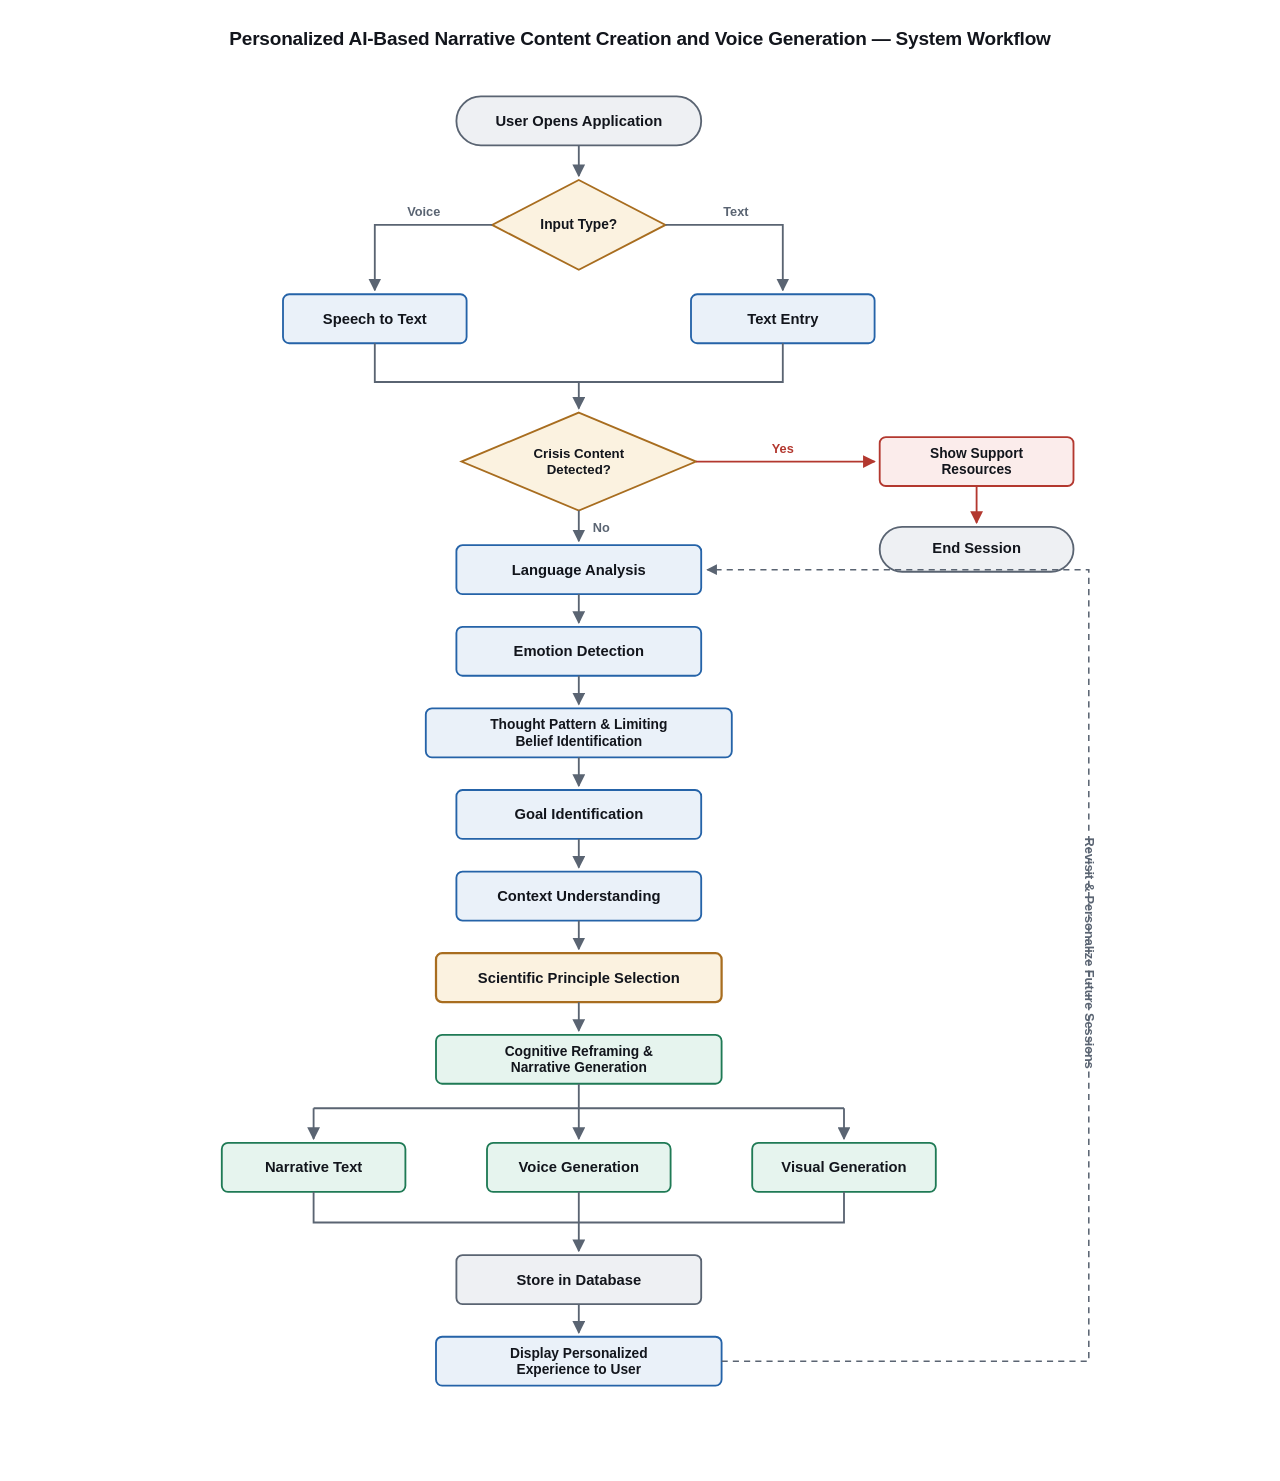
<file: workflow-flowchart_1 (1).html>
<!DOCTYPE html>
<html lang="en">
<head>
<meta charset="utf-8">
<meta name="viewport" content="width=device-width, initial-scale=1">
<title>Project Workflow Flowchart</title>
<style>
  body{margin:0;padding:28px 16px 48px;background:#fff;
       font-family:-apple-system,BlinkMacSystemFont,"Segoe UI",Roboto,Arial,sans-serif;}
  .wrap{max-width:1020px;margin:0 auto;}
  h1{font-size:19px;font-weight:700;text-align:center;color:#12151c;margin:0 0 26px;letter-spacing:-.01em;}
  svg{display:block;width:100%;height:auto;}
  @media print{ body{padding:0;} h1{font-size:16px;} }
</style>
</head>
<body>
<div class="wrap">
<h1>Personalized AI-Based Narrative Content Creation and Voice Generation — System Workflow</h1>

<svg viewBox="0 0 1000 1330" xmlns="http://www.w3.org/2000/svg">
  <defs>
    <marker id="a" viewBox="0 0 10 10" refX="9" refY="5"
            markerWidth="7" markerHeight="7" orient="auto-start-reverse">
      <path d="M 0 0 L 10 5 L 0 10 z" fill="#5a6472"/>
    </marker>
    <marker id="ar" viewBox="0 0 10 10" refX="9" refY="5"
            markerWidth="7" markerHeight="7" orient="auto-start-reverse">
      <path d="M 0 0 L 10 5 L 0 10 z" fill="#b3382f"/>
    </marker>
  </defs>

  <g font-family="-apple-system,BlinkMacSystemFont,Segoe UI,Roboto,Arial,sans-serif"
     font-size="14.5" font-weight="600" fill="#12151c"
     text-anchor="middle" dominant-baseline="middle">

  <!-- ============ START ============ -->
  <rect x="320" y="20" width="240" height="48" rx="24" fill="#eef0f3" stroke="#5a6472" stroke-width="1.8"/>
  <text x="440" y="45">User Opens Application</text>

  <line x1="440" y1="68" x2="440" y2="98" stroke="#5a6472" stroke-width="1.8" marker-end="url(#a)"/>

  <!-- ============ DECISION: input type ============ -->
  <path d="M 440 102 L 525 146 L 440 190 L 355 146 Z" fill="#fbf2e0" stroke="#a86d1f" stroke-width="1.8"/>
  <text x="440" y="146" font-size="13.5">Input Type?</text>

  <!-- left: voice -->
  <path d="M 355 146 L 240 146 L 240 210" fill="none" stroke="#5a6472" stroke-width="1.8" marker-end="url(#a)"/>
  <text x="288" y="134" font-size="12.5" font-weight="700" fill="#5a6472">Voice</text>
  <rect x="150" y="214" width="180" height="48" rx="6" fill="#eaf1f9" stroke="#2563a8" stroke-width="1.8"/>
  <text x="240" y="239">Speech to Text</text>

  <!-- right: text -->
  <path d="M 525 146 L 640 146 L 640 210" fill="none" stroke="#5a6472" stroke-width="1.8" marker-end="url(#a)"/>
  <text x="594" y="134" font-size="12.5" font-weight="700" fill="#5a6472">Text</text>
  <rect x="550" y="214" width="180" height="48" rx="6" fill="#eaf1f9" stroke="#2563a8" stroke-width="1.8"/>
  <text x="640" y="239">Text Entry</text>

  <!-- merge -->
  <path d="M 240 262 L 240 300 L 640 300 L 640 262" fill="none" stroke="#5a6472" stroke-width="1.8"/>
  <line x1="440" y1="300" x2="440" y2="326" stroke="#5a6472" stroke-width="1.8" marker-end="url(#a)"/>

  <!-- ============ DECISION: safety ============ -->
  <path d="M 440 330 L 555 378 L 440 426 L 325 378 Z" fill="#fbf2e0" stroke="#a86d1f" stroke-width="1.8"/>
  <text x="440" y="371" font-size="13">Crisis Content</text>
  <text x="440" y="387" font-size="13">Detected?</text>

  <!-- yes branch -->
  <path d="M 555 378 L 730 378" fill="none" stroke="#b3382f" stroke-width="1.8" marker-end="url(#ar)"/>
  <text x="640" y="366" font-size="12.5" font-weight="700" fill="#b3382f">Yes</text>
  <rect x="735" y="354" width="190" height="48" rx="6" fill="#fbeceb" stroke="#b3382f" stroke-width="1.8"/>
  <text x="830" y="371" font-size="13.5">Show Support</text>
  <text x="830" y="387" font-size="13.5">Resources</text>

  <line x1="830" y1="402" x2="830" y2="438" stroke="#b3382f" stroke-width="1.8" marker-end="url(#ar)"/>
  <rect x="735" y="442" width="190" height="44" rx="22" fill="#eef0f3" stroke="#5a6472" stroke-width="1.8"/>
  <text x="830" y="464">End Session</text>

  <!-- no branch -->
  <text x="462" y="444" font-size="12.5" font-weight="700" fill="#5a6472">No</text>
  <line x1="440" y1="426" x2="440" y2="456" stroke="#5a6472" stroke-width="1.8" marker-end="url(#a)"/>

  <!-- ============ MAIN PIPELINE ============ -->
  <rect x="320" y="460" width="240" height="48" rx="6" fill="#eaf1f9" stroke="#2563a8" stroke-width="1.8"/>
  <text x="440" y="485">Language Analysis</text>
  <line x1="440" y1="508" x2="440" y2="536" stroke="#5a6472" stroke-width="1.8" marker-end="url(#a)"/>

  <rect x="320" y="540" width="240" height="48" rx="6" fill="#eaf1f9" stroke="#2563a8" stroke-width="1.8"/>
  <text x="440" y="565">Emotion Detection</text>
  <line x1="440" y1="588" x2="440" y2="616" stroke="#5a6472" stroke-width="1.8" marker-end="url(#a)"/>

  <rect x="290" y="620" width="300" height="48" rx="6" fill="#eaf1f9" stroke="#2563a8" stroke-width="1.8"/>
  <text x="440" y="637" font-size="13.5">Thought Pattern &amp; Limiting</text>
  <text x="440" y="653" font-size="13.5">Belief Identification</text>
  <line x1="440" y1="668" x2="440" y2="696" stroke="#5a6472" stroke-width="1.8" marker-end="url(#a)"/>

  <rect x="320" y="700" width="240" height="48" rx="6" fill="#eaf1f9" stroke="#2563a8" stroke-width="1.8"/>
  <text x="440" y="725">Goal Identification</text>
  <line x1="440" y1="748" x2="440" y2="776" stroke="#5a6472" stroke-width="1.8" marker-end="url(#a)"/>

  <rect x="320" y="780" width="240" height="48" rx="6" fill="#eaf1f9" stroke="#2563a8" stroke-width="1.8"/>
  <text x="440" y="805">Context Understanding</text>
  <line x1="440" y1="828" x2="440" y2="856" stroke="#5a6472" stroke-width="1.8" marker-end="url(#a)"/>

  <rect x="300" y="860" width="280" height="48" rx="6" fill="#fbf2e0" stroke="#a86d1f" stroke-width="2.2"/>
  <text x="440" y="885">Scientific Principle Selection</text>
  <line x1="440" y1="908" x2="440" y2="936" stroke="#5a6472" stroke-width="1.8" marker-end="url(#a)"/>

  <rect x="300" y="940" width="280" height="48" rx="6" fill="#e6f4ee" stroke="#1f7a55" stroke-width="1.8"/>
  <text x="440" y="957" font-size="13.5">Cognitive Reframing &amp;</text>
  <text x="440" y="973" font-size="13.5">Narrative Generation</text>

  <!-- ============ THREE-WAY SPLIT ============ -->
  <path d="M 440 988 L 440 1012 M 180 1012 L 700 1012" fill="none" stroke="#5a6472" stroke-width="1.8"/>
  <line x1="180" y1="1012" x2="180" y2="1042" stroke="#5a6472" stroke-width="1.8" marker-end="url(#a)"/>
  <line x1="440" y1="1012" x2="440" y2="1042" stroke="#5a6472" stroke-width="1.8" marker-end="url(#a)"/>
  <line x1="700" y1="1012" x2="700" y2="1042" stroke="#5a6472" stroke-width="1.8" marker-end="url(#a)"/>

  <rect x="90" y="1046" width="180" height="48" rx="6" fill="#e6f4ee" stroke="#1f7a55" stroke-width="1.8"/>
  <text x="180" y="1071">Narrative Text</text>

  <rect x="350" y="1046" width="180" height="48" rx="6" fill="#e6f4ee" stroke="#1f7a55" stroke-width="1.8"/>
  <text x="440" y="1071">Voice Generation</text>

  <rect x="610" y="1046" width="180" height="48" rx="6" fill="#e6f4ee" stroke="#1f7a55" stroke-width="1.8"/>
  <text x="700" y="1071">Visual Generation</text>

  <!-- merge -->
  <path d="M 180 1094 L 180 1124 L 700 1124 L 700 1094 M 440 1094 L 440 1124"
        fill="none" stroke="#5a6472" stroke-width="1.8"/>
  <line x1="440" y1="1124" x2="440" y2="1152" stroke="#5a6472" stroke-width="1.8" marker-end="url(#a)"/>

  <!-- ============ STORE + DISPLAY ============ -->
  <rect x="320" y="1156" width="240" height="48" rx="6" fill="#eef0f3" stroke="#5a6472" stroke-width="1.8"/>
  <text x="440" y="1181">Store in Database</text>
  <line x1="440" y1="1204" x2="440" y2="1232" stroke="#5a6472" stroke-width="1.8" marker-end="url(#a)"/>

  <rect x="300" y="1236" width="280" height="48" rx="6" fill="#eaf1f9" stroke="#2563a8" stroke-width="1.8"/>
  <text x="440" y="1253" font-size="13.5">Display Personalized</text>
  <text x="440" y="1269" font-size="13.5">Experience to User</text>

  <!-- feedback loop: revisit -->
  <path d="M 580 1260 L 940 1260 L 940 484 L 566 484"
        fill="none" stroke="#5a6472" stroke-width="1.5" stroke-dasharray="6 5" marker-end="url(#a)"/>
  <text x="940" y="860" font-size="12.5" font-weight="700" fill="#5a6472"
        transform="rotate(90 940 860)">Revisit &amp; Personalize Future Sessions</text>

  </g>
</svg>

</div>
</body>
</html>
</file>
